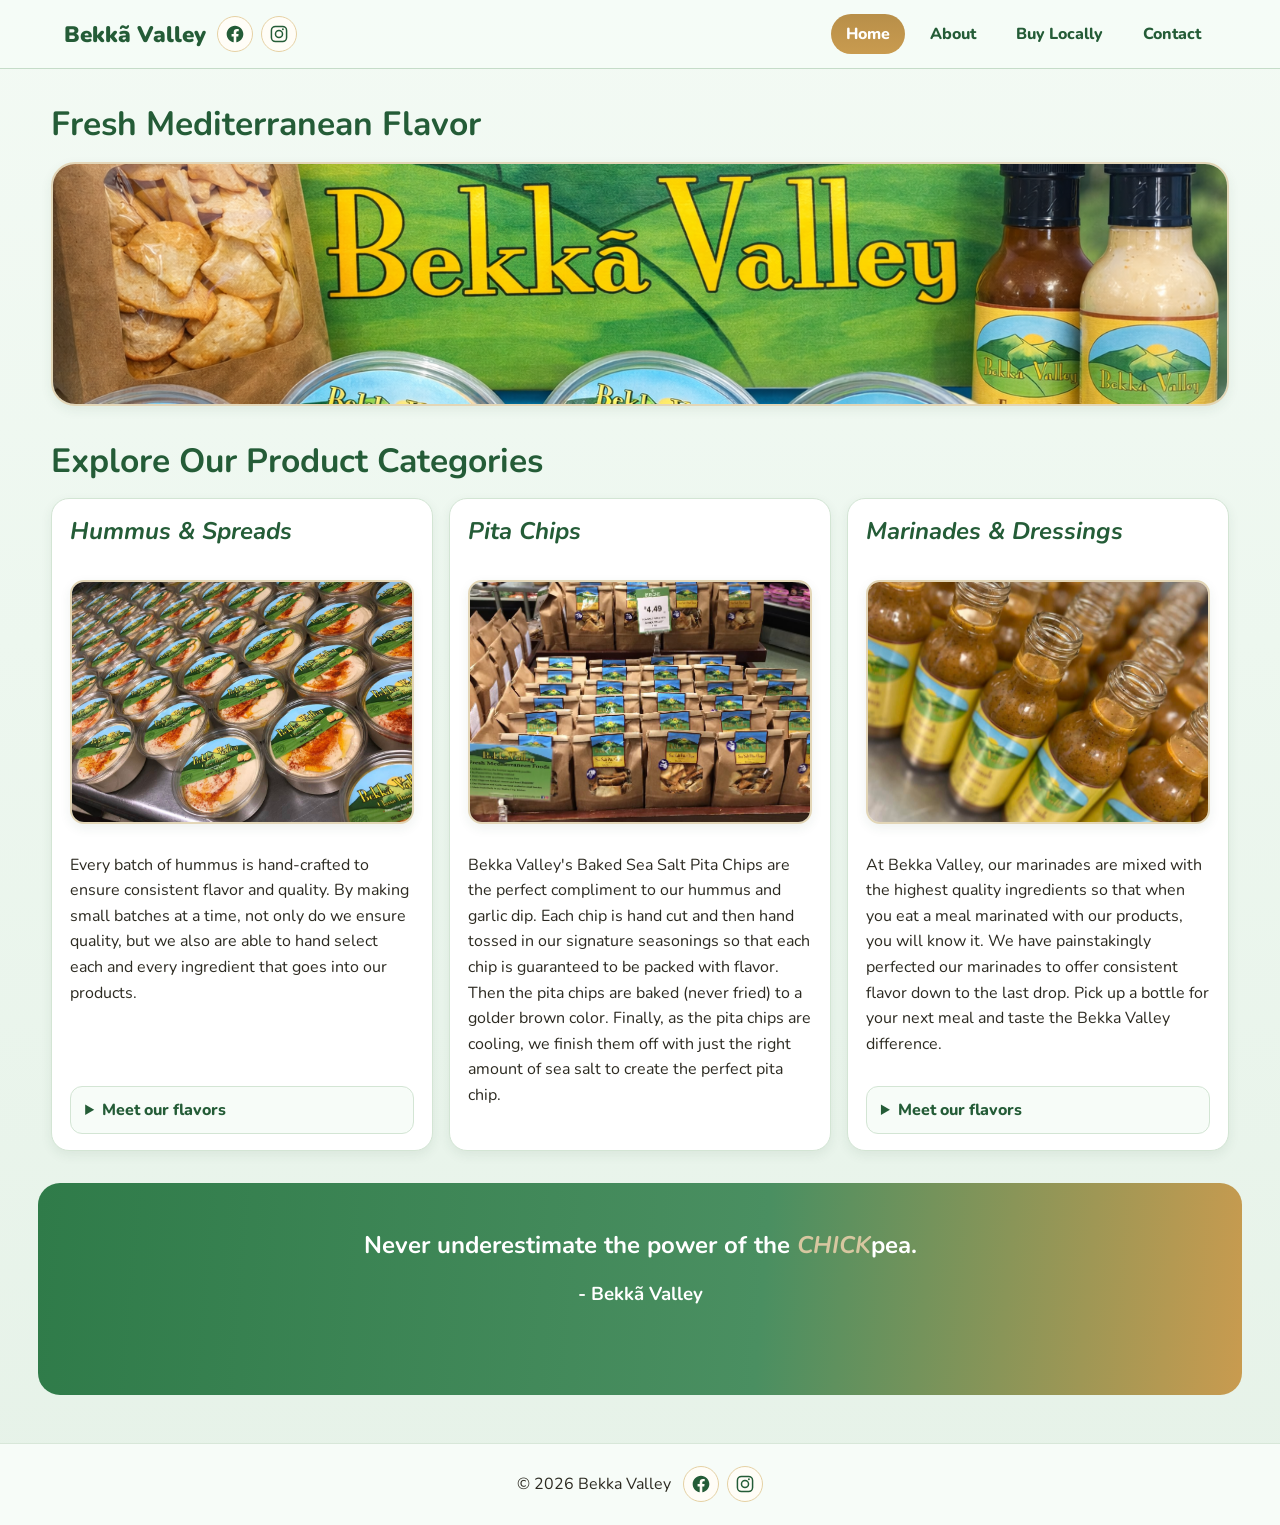
<file: Website V13/bekkavalley-codex-review-website-at-bekka-valley/index.html>
<!doctype html>
<html lang="en">
  <head>
    <meta charset="UTF-8" />
    <meta name="viewport" content="width=device-width, initial-scale=1.0" />
    <title>Bekkã Valley | Home</title>
    <link rel="preconnect" href="https://fonts.googleapis.com" />
    <link rel="preconnect" href="https://fonts.gstatic.com" crossorigin />
    <link href="https://fonts.googleapis.com/css2?family=Nunito:wght@400;700;800;900&display=swap" rel="stylesheet" />
    <link rel="stylesheet" href="styles.css" />
  </head>
  <body>
    <header class="site-header">
      <a class="logo" href="index.html">Bekkã Valley</a>
      <button class="menu-toggle" aria-label="Toggle navigation">☰</button>
      <nav>
        <a href="index.html" class="active">Home</a>
        <a href="about.html">About</a>
        <a href="products.html">Buy Locally</a>
        <a href="contact.html">Contact</a>
      </nav>
      <div class="social-links header-social" aria-label="Social media links">
        <a class="social-link" href="https://www.facebook.com/bekkavalley" target="_blank" rel="noopener noreferrer" aria-label="Follow Bekka Valley on Facebook">
          <svg viewBox="0 0 24 24" aria-hidden="true"><path d="M22 12.073C22 6.503 17.523 2 12 2S2 6.503 2 12.073c0 5.032 3.657 9.203 8.438 9.94v-7.03H7.898v-2.91h2.54V9.845c0-2.517 1.492-3.91 3.777-3.91 1.094 0 2.238.196 2.238.196v2.47h-1.26c-1.243 0-1.63.775-1.63 1.57v1.903h2.773l-.443 2.91h-2.33V22c4.78-.737 8.437-4.908 8.437-9.927z"/></svg>
        </a>
        <a class="social-link" href="https://www.instagram.com/bekkavalley/" target="_blank" rel="noopener noreferrer" aria-label="Follow Bekka Valley on Instagram">
          <svg viewBox="0 0 24 24" aria-hidden="true"><path d="M7.75 2h8.5A5.75 5.75 0 0 1 22 7.75v8.5A5.75 5.75 0 0 1 16.25 22h-8.5A5.75 5.75 0 0 1 2 16.25v-8.5A5.75 5.75 0 0 1 7.75 2zm0 1.8A3.95 3.95 0 0 0 3.8 7.75v8.5a3.95 3.95 0 0 0 3.95 3.95h8.5a3.95 3.95 0 0 0 3.95-3.95v-8.5a3.95 3.95 0 0 0-3.95-3.95h-8.5zm8.95 1.35a1.1 1.1 0 1 1 0 2.2 1.1 1.1 0 0 1 0-2.2zM12 6.86A5.14 5.14 0 1 1 6.86 12 5.15 5.15 0 0 1 12 6.86zm0 1.8A3.34 3.34 0 1 0 15.34 12 3.34 3.34 0 0 0 12 8.66z"/></svg>
        </a>
      </div>
    </header>

    <main>
      <section class="block homepage-hero-section">
        <h2 class="block-title">Fresh Mediterranean Flavor</h2>
        <div class="gallery-grid homepage-hero-grid">
          <figure class="gallery-item homepage-hero-item"><img class="homepage-hero-image" src="Shop images\ChatGPT Image Mar 14, 2026, 09_44_53 PM.png" alt="Team members preparing food together" loading="eager" />
          </figure>
        </section>

      <section class="block home-categories-section">
        <h2 class="block-title">Explore Our Product Categories</h2>
        <div class="grid three product-detail-grid">
          <article class="card product-detail-card">
            <h2><i>Hummus &amp; Spreads</i></h2>
            <figure class="gallery-item"><img src="Shop images\Ex_4.jpg" alt="People sharing snacks outdoors" loading="lazy" /></figure>
            <p>Every batch of hummus is hand-crafted to ensure consistent flavor and quality. By making small batches at a time, not only do we ensure quality, but we also are able to hand select each and every ingredient that goes into our products.</p>
            <details class="flavor-dropdown">
              <summary>Meet our flavors</summary>
              <div class="flavor-list">
                <details class="flavor-item">
                  <summary>
                    <img src="Shop images/IMG_8278.jpeg" alt="Classic Hummus product" loading="lazy" />
                    <span>Classic Hummus</span>
                  </summary>
                  <p><strong>Description:</strong> Bekka Valley offers a traditional Classic Hummus that is anything but traditional. We use nothing but high end ingredients that are chosen, not only for their constant freshness and dependability, but also for maximum flavor. Our hummus recipe has been carefully refined to offer an elegant flavor and smooth creamy texture that only a classy hummus can offer.</p>
                  <p><strong>Size:</strong> 12 oz. Tub</p>
                  <p><strong>Ingredients:</strong> Chick Peas, Water, Ground Sesame Seed, Lemon Juice, Canola Oil, Garlic, Salt, Extra Virgin Olive Oil, Paprika.</p>
                </details>
                <details class="flavor-item">
                  <summary>
                    <img src="Shop images/IMG_8278.jpeg" alt="Roasted Garlic Hummus product" loading="lazy" />
                    <span>Roasted Garlic Hummus</span>
                  </summary>
                  <p><strong>Description:</strong> Rich roasted garlic blended into creamy chickpeas for a savory, smooth hummus that pairs perfectly with vegetables, pita chips, and sandwiches.</p>
                  <p><strong>Size:</strong> 12 oz. Tub</p>
                  <p><strong>Ingredients:</strong> Chick Peas, Water, Ground Sesame Seed, Lemon Juice, Canola Oil, Roasted Garlic, Salt, Extra Virgin Olive Oil, Paprika.</p>
                </details>
                <details class="flavor-item">
                  <summary>
                    <img src="Shop images/IMG_8278.jpeg" alt="Roasted Red Pepper Hummus product" loading="lazy" />
                    <span>Roasted Red Pepper Hummus</span>
                  </summary>
                  <p><strong>Description:</strong> Sweet roasted red peppers bring bright flavor and color to our signature creamy hummus for a smooth, balanced finish.</p>
                  <p><strong>Size:</strong> 12 oz. Tub</p>
                  <p><strong>Ingredients:</strong> Chick Peas, Water, Ground Sesame Seed, Lemon Juice, Canola Oil, Roasted Red Pepper, Garlic, Salt, Extra Virgin Olive Oil.</p>
                </details>
                <details class="flavor-item">
                  <summary>
                    <img src="Shop images/IMG_8278.jpeg" alt="Spicy Jalapeño Hummus product" loading="lazy" />
                    <span>Spicy Jalapeño Hummus</span>
                  </summary>
                  <p><strong>Description:</strong> A creamy hummus with a lively jalapeño kick made for heat lovers who still want smooth texture and clean ingredients.</p>
                  <p><strong>Size:</strong> 12 oz. Tub</p>
                  <p><strong>Ingredients:</strong> Chick Peas, Water, Ground Sesame Seed, Lemon Juice, Canola Oil, Jalapeño Pepper, Garlic, Salt, Extra Virgin Olive Oil.</p>
                </details>
                <details class="flavor-item">
                  <summary>
                    <img src="Shop images/IMG_8278.jpeg" alt="Mediterranean Herb Hummus product" loading="lazy" />
                    <span>Mediterranean Herb Hummus</span>
                  </summary>
                  <p><strong>Description:</strong> Fragrant herbs and traditional Mediterranean notes folded into our signature hummus for a fresh and flavorful spread.</p>
                  <p><strong>Size:</strong> 12 oz. Tub</p>
                  <p><strong>Ingredients:</strong> Chick Peas, Water, Ground Sesame Seed, Lemon Juice, Canola Oil, Parsley, Dill, Garlic, Salt, Extra Virgin Olive Oil.</p>
                </details>
              </div>
            </details>
          </article>
          <article class="card product-detail-card">
            <h2><i>Pita Chips</i></h2>
            <figure class="gallery-item"><img src="Shop images\IG_screenshot_3.png" alt="Family style dinner with dips" loading="lazy" /></figure>
            <p>Bekka Valley's Baked Sea Salt Pita Chips are the perfect compliment to our hummus and garlic dip. Each chip is hand cut and then hand tossed in our signature seasonings so that each chip is guaranteed to be packed with flavor. Then the pita chips are baked (never fried) to a golder brown color. Finally, as the pita chips are cooling, we finish them off with just the right amount of sea salt to create the perfect pita chip.</p>
          </article>
          <article class="card product-detail-card">
            <h2><i>Marinades &amp; Dressings</i></h2>
            <figure class="gallery-item"><img src="Shop images\0000_491575088_1249153670548327_1525358927775345856_n.jpg" alt="Colorful fresh vegetables for dipping" loading="lazy" /></figure>
            <p>At Bekka Valley, our marinades are mixed with the highest quality ingredients so that when you eat a meal marinated with our products, you will know it. We have painstakingly perfected our marinades to offer consistent flavor down to the last drop. Pick up a bottle for your next meal and taste the Bekka Valley difference.</p>
            <details class="flavor-dropdown">
              <summary>Meet our flavors</summary>
              <div class="flavor-list">
                <details class="flavor-item">
                  <summary>
                    <img src="Shop images/IMG_8278.jpeg" alt="Garlic Lemon Dressing product" loading="lazy" />
                    <span>Garlic Lemon Dressing</span>
                  </summary>
                  <p><strong>Description:</strong> Bright lemon and mellow garlic blended into a smooth dressing that works as a marinade, finishing sauce, or salad staple.</p>
                  <p><strong>Size:</strong> 12 oz. Bottle</p>
                  <p><strong>Ingredients:</strong> Water, Lemon Juice, Canola Oil, Garlic, Vinegar, Salt, Black Pepper, Parsley.</p>
                </details>
                <details class="flavor-item">
                  <summary>
                    <img src="Shop images/IMG_8278.jpeg" alt="Fattoush Dressing product" loading="lazy" />
                    <span>Fattoush Dressing</span>
                  </summary>
                  <p><strong>Description:</strong> A tangy, herb-forward dressing inspired by classic fattoush flavors for crisp salads and grilled vegetables.</p>
                  <p><strong>Size:</strong> 12 oz. Bottle</p>
                  <p><strong>Ingredients:</strong> Water, Lemon Juice, Canola Oil, Vinegar, Sumac, Garlic, Salt, Mint, Parsley.</p>
                </details>
                <details class="flavor-item">
                  <summary>
                    <img src="Shop images/IMG_8278.jpeg" alt="Zaatar Herb Marinade product" loading="lazy" />
                    <span>Zaatar Herb Marinade</span>
                  </summary>
                  <p><strong>Description:</strong> Earthy zaatar herbs with citrus and garlic create a versatile marinade designed for chicken, vegetables, and fish.</p>
                  <p><strong>Size:</strong> 12 oz. Bottle</p>
                  <p><strong>Ingredients:</strong> Water, Canola Oil, Lemon Juice, Zaatar Blend, Garlic, Salt, Black Pepper, Vinegar.</p>
                </details>
                <details class="flavor-item">
                  <summary>
                    <img src="Shop images/IMG_8278.jpeg" alt="Creamy Tahini Dressing product" loading="lazy" />
                    <span>Creamy Tahini Dressing</span>
                  </summary>
                  <p><strong>Description:</strong> Creamy sesame tahini dressing with balanced lemon and garlic notes for wraps, grain bowls, and roasted vegetables.</p>
                  <p><strong>Size:</strong> 12 oz. Bottle</p>
                  <p><strong>Ingredients:</strong> Water, Ground Sesame Seed, Lemon Juice, Canola Oil, Garlic, Salt, Cumin.</p>
                </details>
              </div>
            </details>
          </article>
        </div>
      </section>

      <section class="band">
        <h2>Never underestimate the power of the<i style="color: #d7c7a0"> CHICK</i>pea.</h2>
        <h3>- Bekkã Valley</h3>
        <br>
        <br>
      </section>
    </main>

    <footer class="site-footer">
      <p>© <span id="year"></span> Bekka Valley</p>
      <div class="social-links footer-social" aria-label="Social media links">
        <a class="social-link" href="https://www.facebook.com/bekkavalley" target="_blank" rel="noopener noreferrer" aria-label="Follow Bekka Valley on Facebook">
          <svg viewBox="0 0 24 24" aria-hidden="true"><path d="M22 12.073C22 6.503 17.523 2 12 2S2 6.503 2 12.073c0 5.032 3.657 9.203 8.438 9.94v-7.03H7.898v-2.91h2.54V9.845c0-2.517 1.492-3.91 3.777-3.91 1.094 0 2.238.196 2.238.196v2.47h-1.26c-1.243 0-1.63.775-1.63 1.57v1.903h2.773l-.443 2.91h-2.33V22c4.78-.737 8.437-4.908 8.437-9.927z"/></svg>
        </a>
        <a class="social-link" href="https://www.instagram.com/bekkavalley/" target="_blank" rel="noopener noreferrer" aria-label="Follow Bekka Valley on Instagram">
          <svg viewBox="0 0 24 24" aria-hidden="true"><path d="M7.75 2h8.5A5.75 5.75 0 0 1 22 7.75v8.5A5.75 5.75 0 0 1 16.25 22h-8.5A5.75 5.75 0 0 1 2 16.25v-8.5A5.75 5.75 0 0 1 7.75 2zm0 1.8A3.95 3.95 0 0 0 3.8 7.75v8.5a3.95 3.95 0 0 0 3.95 3.95h8.5a3.95 3.95 0 0 0 3.95-3.95v-8.5a3.95 3.95 0 0 0-3.95-3.95h-8.5zm8.95 1.35a1.1 1.1 0 1 1 0 2.2 1.1 1.1 0 0 1 0-2.2zM12 6.86A5.14 5.14 0 1 1 6.86 12 5.15 5.15 0 0 1 12 6.86zm0 1.8A3.34 3.34 0 1 0 15.34 12 3.34 3.34 0 0 0 12 8.66z"/></svg>
        </a>
      </div>
    </footer>
    <script src="app.js"></script>
  </body>
</html>
</file>
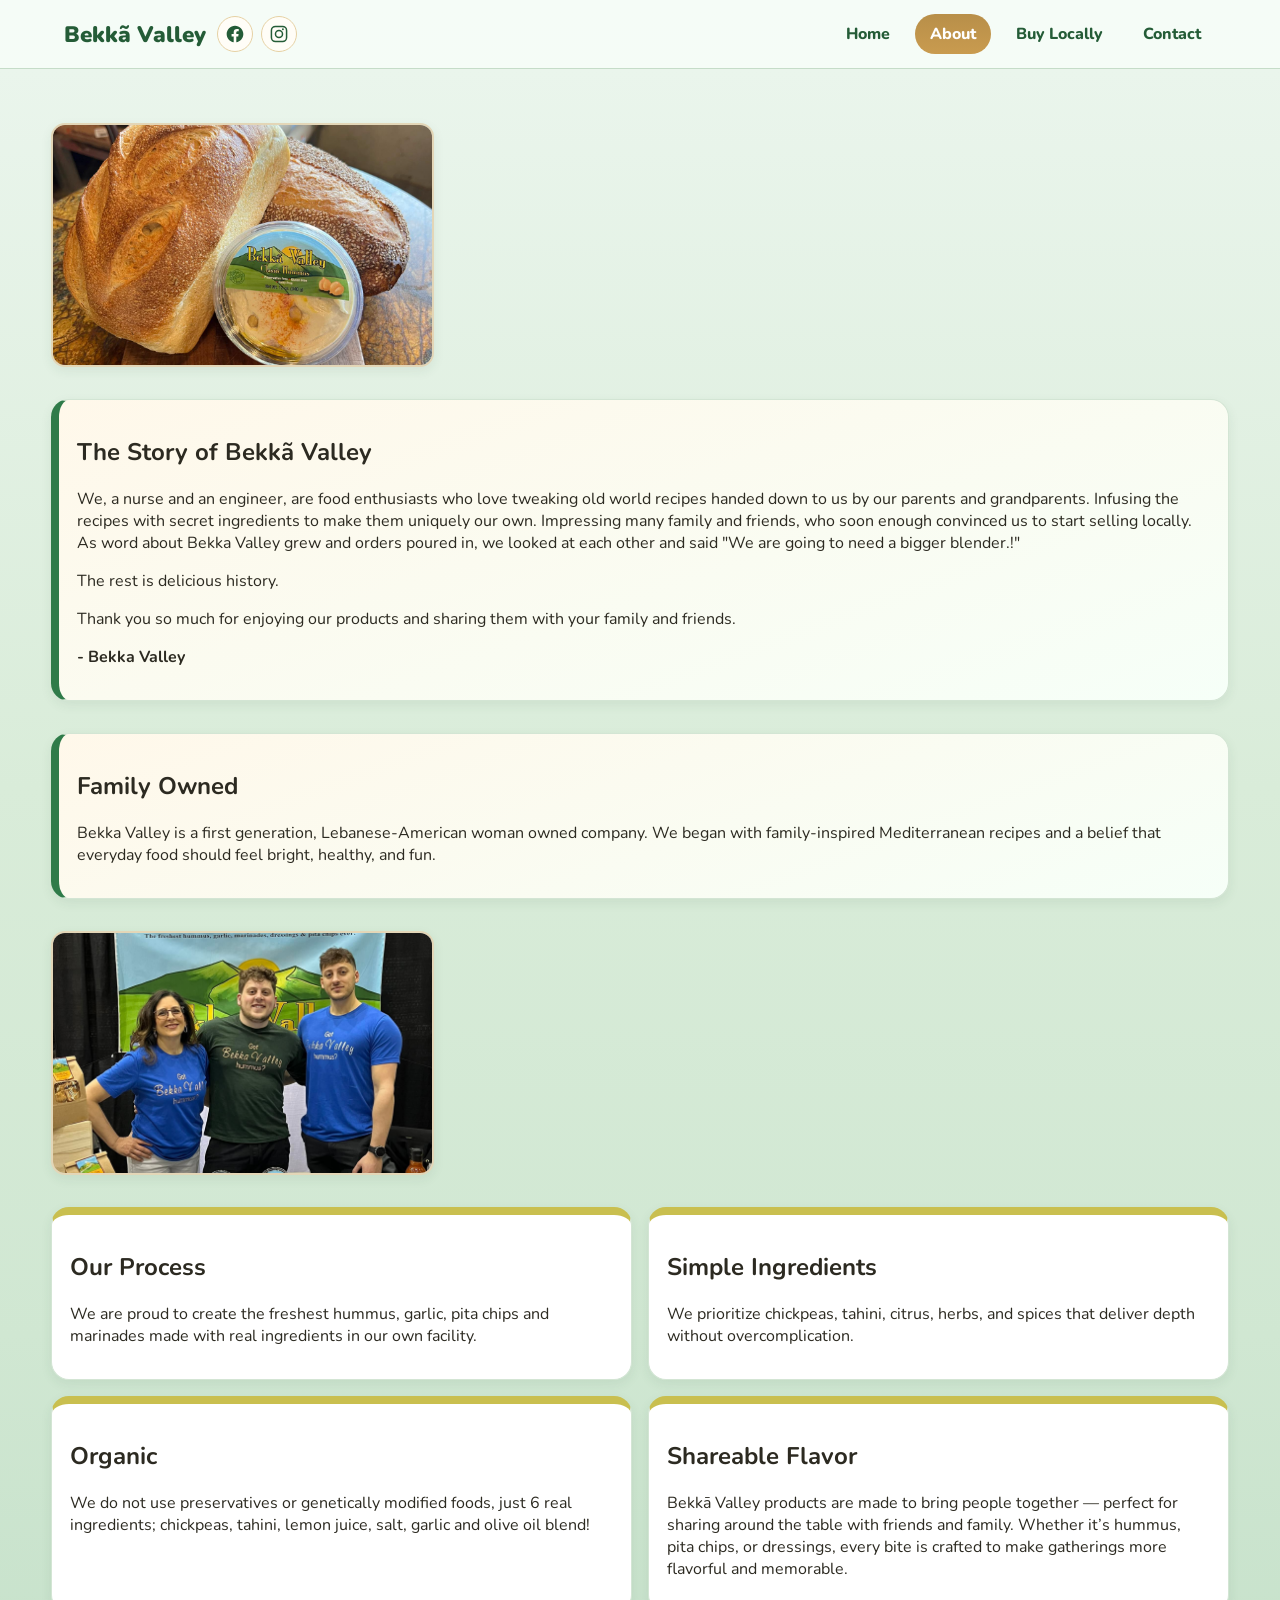
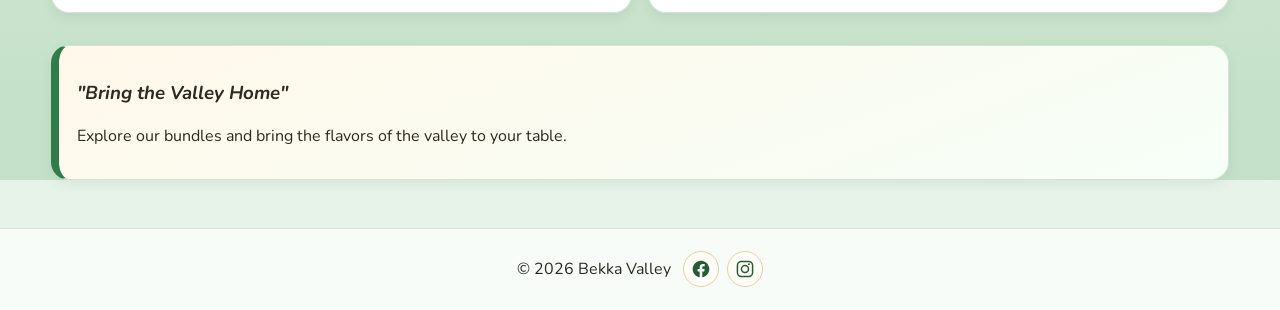
<file: Website V13/bekkavalley-codex-review-website-at-bekka-valley/about.html>
<!doctype html>
<html lang="en">
  <head>
    <meta charset="UTF-8" />
    <meta name="viewport" content="width=device-width, initial-scale=1.0" />
    <title>Bekka Valley | About</title>
    <link rel="preconnect" href="https://fonts.googleapis.com" />
    <link rel="preconnect" href="https://fonts.gstatic.com" crossorigin />
    <link href="https://fonts.googleapis.com/css2?family=Nunito:wght@400;700;800;900&display=swap" rel="stylesheet" />
    <link rel="stylesheet" href="styles.css" />
  </head>
  <body>
    <header class="site-header">
      <a class="logo" href="index.html">Bekkã Valley</a>
      <button class="menu-toggle" aria-label="Toggle navigation">☰</button>
      <nav>
        <a href="index.html">Home</a>
        <a href="about.html" class="active">About</a>
        <a href="products.html">Buy Locally</a>
        <a href="contact.html">Contact</a>
      </nav>
      <div class="social-links header-social" aria-label="Social media links">
        <a class="social-link" href="https://www.facebook.com/bekkavalley" target="_blank" rel="noopener noreferrer" aria-label="Follow Bekka Valley on Facebook">
          <svg viewBox="0 0 24 24" aria-hidden="true"><path d="M22 12.073C22 6.503 17.523 2 12 2S2 6.503 2 12.073c0 5.032 3.657 9.203 8.438 9.94v-7.03H7.898v-2.91h2.54V9.845c0-2.517 1.492-3.91 3.777-3.91 1.094 0 2.238.196 2.238.196v2.47h-1.26c-1.243 0-1.63.775-1.63 1.57v1.903h2.773l-.443 2.91h-2.33V22c4.78-.737 8.437-4.908 8.437-9.927z"/></svg>
        </a>
        <a class="social-link" href="https://www.instagram.com/bekkavalley/" target="_blank" rel="noopener noreferrer" aria-label="Follow Bekka Valley on Instagram">
          <svg viewBox="0 0 24 24" aria-hidden="true"><path d="M7.75 2h8.5A5.75 5.75 0 0 1 22 7.75v8.5A5.75 5.75 0 0 1 16.25 22h-8.5A5.75 5.75 0 0 1 2 16.25v-8.5A5.75 5.75 0 0 1 7.75 2zm0 1.8A3.95 3.95 0 0 0 3.8 7.75v8.5a3.95 3.95 0 0 0 3.95 3.95h8.5a3.95 3.95 0 0 0 3.95-3.95v-8.5a3.95 3.95 0 0 0-3.95-3.95h-8.5zm8.95 1.35a1.1 1.1 0 1 1 0 2.2 1.1 1.1 0 0 1 0-2.2zM12 6.86A5.14 5.14 0 1 1 6.86 12 5.15 5.15 0 0 1 12 6.86zm0 1.8A3.34 3.34 0 1 0 15.34 12 3.34 3.34 0 0 0 12 8.66z"/></svg>
        </a>
      </div>
    </header>

    <main class="about-page">
      <br>

      <section class="block">
        <h2 class="block-title"></h2>
        <div class="gallery-grid">
          <figure class="gallery-item"><img src="Shop images\IG_screenshot_1.png" alt="Team members preparing food together" loading="lazy" /></figure>
        </div>
      </section>

      <section class="block">
        <article class="card about-story-card">
          <h2>The Story of Bekkã Valley</h2>
          <p>We, a nurse and an engineer, are food enthusiasts who love tweaking old world recipes handed down to us by our parents and grandparents. Infusing the recipes with secret ingredients to make them uniquely our own. Impressing many family and friends, who soon enough convinced us to start selling locally. As word about Bekka Valley grew and orders poured in, we looked at each other and said "We are going to need a bigger blender.!"</p>
          <p>The rest is delicious history.</p>
          <p>Thank you so much for enjoying our products and sharing them with your family and friends.</p>
          <p><strong>- Bekka Valley</strong></p>
        </article>
      </section>

      <section class="block">
        <article class="card about-story-card">
          <p class="eyebrow"></p>
          <h2>Family Owned</h2>
          <p>Bekka Valley is a first generation, Lebanese-American woman owned company. We began with family-inspired Mediterranean recipes and a belief that everyday food should feel bright, healthy, and fun.</p>
        </article>
      </section>

            <section class="block">
        <h2 class="block-title"></h2>
        <div class="gallery-grid">
          <figure class="gallery-item"><img src="Shop images\team.jpg" alt="Team members preparing food together" loading="lazy" /></figure>
        </div>
      </section>

      <section class="block">
        <div class="grid two">
          <article class="card about-highlight-card"><h2>Our Process</h2><p>We are proud to create the freshest hummus, garlic, pita chips and marinades made with real ingredients in our own facility.</p></article>
          <article class="card about-highlight-card"><h2>Simple Ingredients</h2><p>We prioritize chickpeas, tahini, citrus, herbs, and spices that deliver depth without overcomplication.</p></article>
          <article class="card about-highlight-card"><h2>Organic</h2><p>We do not use preservatives or genetically modified foods, just 6 real ingredients; chickpeas, tahini, lemon juice, salt, garlic and olive oil blend!</p></article>
          <article class="card about-highlight-card"><h2>Shareable Flavor</h2><p>Bekkā Valley products are made to bring people together — perfect for sharing around the table with friends and family. Whether it’s hummus, pita chips, or dressings, every bite is crafted to make gatherings more flavorful and memorable.</p></article>
        </div>
      </section>

      <section class="block">
        <article class="card about-story-card">
          <p class="eyebrow"></p>
          <h3><i>"Bring the Valley Home"</i></h3>
          <p>Explore our bundles and bring the flavors of the valley to your table.</p>
        </article>
      </section>
    </main>



    <footer class="site-footer">
      <p>© <span id="year"></span> Bekka Valley</p>
      <div class="social-links footer-social" aria-label="Social media links">
        <a class="social-link" href="https://www.facebook.com/bekkavalley" target="_blank" rel="noopener noreferrer" aria-label="Follow Bekka Valley on Facebook">
          <svg viewBox="0 0 24 24" aria-hidden="true"><path d="M22 12.073C22 6.503 17.523 2 12 2S2 6.503 2 12.073c0 5.032 3.657 9.203 8.438 9.94v-7.03H7.898v-2.91h2.54V9.845c0-2.517 1.492-3.91 3.777-3.91 1.094 0 2.238.196 2.238.196v2.47h-1.26c-1.243 0-1.63.775-1.63 1.57v1.903h2.773l-.443 2.91h-2.33V22c4.78-.737 8.437-4.908 8.437-9.927z"/></svg>
        </a>
        <a class="social-link" href="https://www.instagram.com/bekkavalley/" target="_blank" rel="noopener noreferrer" aria-label="Follow Bekka Valley on Instagram">
          <svg viewBox="0 0 24 24" aria-hidden="true"><path d="M7.75 2h8.5A5.75 5.75 0 0 1 22 7.75v8.5A5.75 5.75 0 0 1 16.25 22h-8.5A5.75 5.75 0 0 1 2 16.25v-8.5A5.75 5.75 0 0 1 7.75 2zm0 1.8A3.95 3.95 0 0 0 3.8 7.75v8.5a3.95 3.95 0 0 0 3.95 3.95h8.5a3.95 3.95 0 0 0 3.95-3.95v-8.5a3.95 3.95 0 0 0-3.95-3.95h-8.5zm8.95 1.35a1.1 1.1 0 1 1 0 2.2 1.1 1.1 0 0 1 0-2.2zM12 6.86A5.14 5.14 0 1 1 6.86 12 5.15 5.15 0 0 1 12 6.86zm0 1.8A3.34 3.34 0 1 0 15.34 12 3.34 3.34 0 0 0 12 8.66z"/></svg>
        </a>
      </div>
    </footer>
    <script src="app.js"></script>
  </body>
</html>
</file>
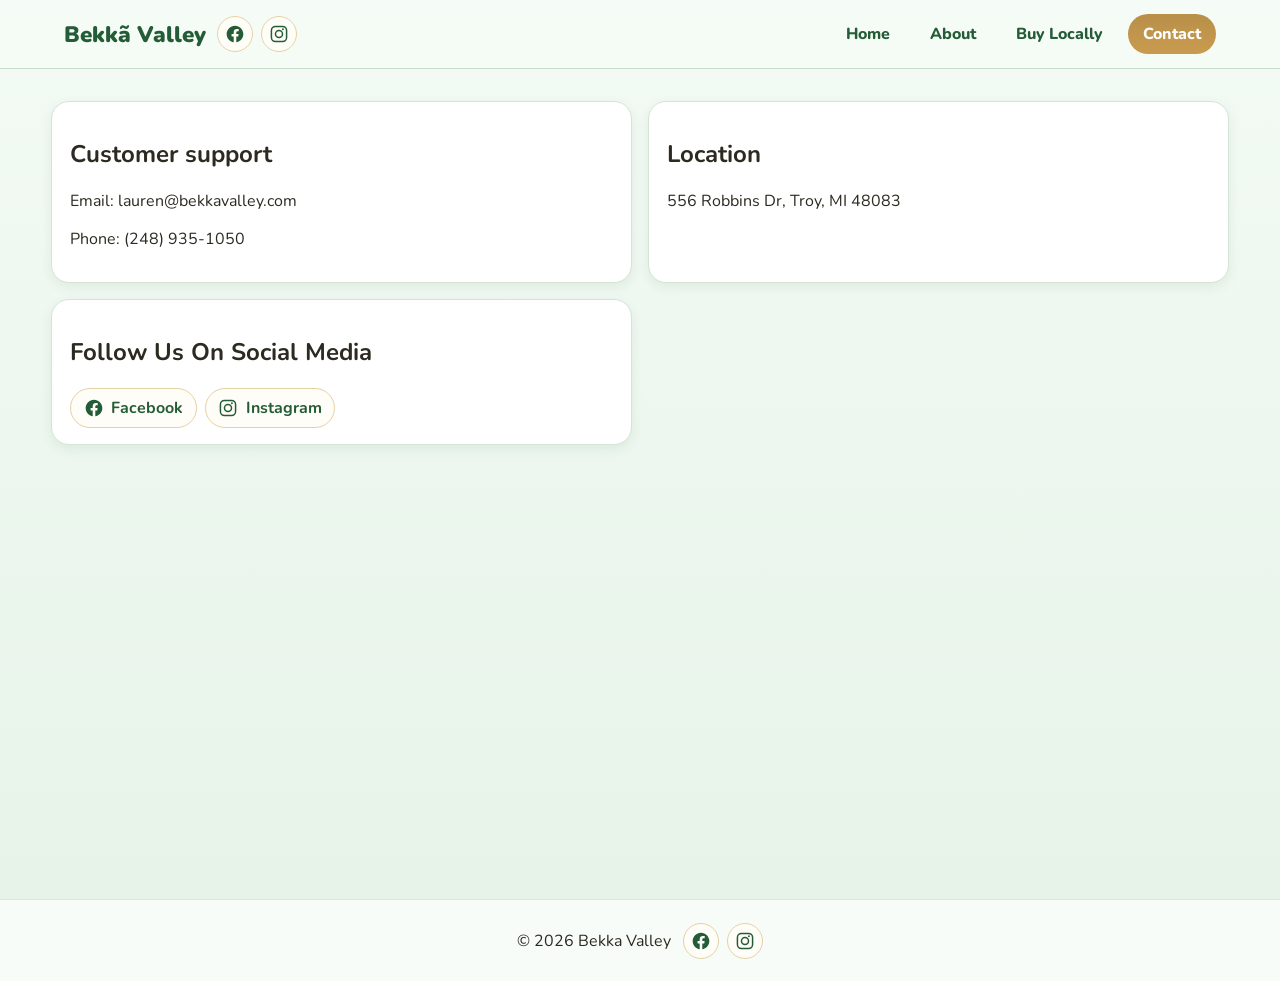
<file: Website V13/bekkavalley-codex-review-website-at-bekka-valley/contact.html>
<!doctype html>
<html lang="en">
  <head>
    <meta charset="UTF-8" />
    <meta name="viewport" content="width=device-width, initial-scale=1.0" />
    <title>Bekkã Valley | Contact</title>
    <link rel="preconnect" href="https://fonts.googleapis.com" />
    <link rel="preconnect" href="https://fonts.gstatic.com" crossorigin />
    <link href="https://fonts.googleapis.com/css2?family=Nunito:wght@400;700;800;900&display=swap" rel="stylesheet" />
    <link rel="stylesheet" href="styles.css" />
  </head>
  <body>
    <header class="site-header">
      <a class="logo" href="index.html">Bekkã Valley</a>
      <button class="menu-toggle" aria-label="Toggle navigation">☰</button>
      <nav>
        <a href="index.html">Home</a>
        <a href="about.html">About</a>
        <a href="products.html">Buy Locally</a>
        <a href="contact.html" class="active">Contact</a>
      </nav>
      <div class="social-links header-social" aria-label="Social media links">
        <a class="social-link" href="https://www.facebook.com/bekkavalley" target="_blank" rel="noopener noreferrer" aria-label="Follow Bekka Valley on Facebook">
          <svg viewBox="0 0 24 24" aria-hidden="true"><path d="M22 12.073C22 6.503 17.523 2 12 2S2 6.503 2 12.073c0 5.032 3.657 9.203 8.438 9.94v-7.03H7.898v-2.91h2.54V9.845c0-2.517 1.492-3.91 3.777-3.91 1.094 0 2.238.196 2.238.196v2.47h-1.26c-1.243 0-1.63.775-1.63 1.57v1.903h2.773l-.443 2.91h-2.33V22c4.78-.737 8.437-4.908 8.437-9.927z"/></svg>
        </a>
        <a class="social-link" href="https://www.instagram.com/bekkavalley/" target="_blank" rel="noopener noreferrer" aria-label="Follow Bekka Valley on Instagram">
          <svg viewBox="0 0 24 24" aria-hidden="true"><path d="M7.75 2h8.5A5.75 5.75 0 0 1 22 7.75v8.5A5.75 5.75 0 0 1 16.25 22h-8.5A5.75 5.75 0 0 1 2 16.25v-8.5A5.75 5.75 0 0 1 7.75 2zm0 1.8A3.95 3.95 0 0 0 3.8 7.75v8.5a3.95 3.95 0 0 0 3.95 3.95h8.5a3.95 3.95 0 0 0 3.95-3.95v-8.5a3.95 3.95 0 0 0-3.95-3.95h-8.5zm8.95 1.35a1.1 1.1 0 1 1 0 2.2 1.1 1.1 0 0 1 0-2.2zM12 6.86A5.14 5.14 0 1 1 6.86 12 5.15 5.15 0 0 1 12 6.86zm0 1.8A3.34 3.34 0 1 0 15.34 12 3.34 3.34 0 0 0 12 8.66z"/></svg>
        </a>
      </div>
    </header>

    <main>
      <section class="block">
        <div class="grid two">
          <article class="card">
            <h2>Customer support</h2>
            <p>Email: lauren@bekkavalley.com</p>
            <p>Phone: (248) 935-1050</p>
          </article>
          <article class="card">
            <h2>Location</h2>
            <p>556 Robbins Dr, Troy, MI 48083</p>
          </article>
          <article class="card">
            <h2>Follow Us On Social Media</h2>
            <div class="social-links contact-social" aria-label="Social media links">
              <a class="social-link" href="https://www.facebook.com/bekkavalley" target="_blank" rel="noopener noreferrer" aria-label="Follow Bekka Valley on Facebook">
                <svg viewBox="0 0 24 24" aria-hidden="true"><path d="M22 12.073C22 6.503 17.523 2 12 2S2 6.503 2 12.073c0 5.032 3.657 9.203 8.438 9.94v-7.03H7.898v-2.91h2.54V9.845c0-2.517 1.492-3.91 3.777-3.91 1.094 0 2.238.196 2.238.196v2.47h-1.26c-1.243 0-1.63.775-1.63 1.57v1.903h2.773l-.443 2.91h-2.33V22c4.78-.737 8.437-4.908 8.437-9.927z"/></svg>
                <span>Facebook</span>
              </a>
              <a class="social-link" href="https://www.instagram.com/bekkavalley/" target="_blank" rel="noopener noreferrer" aria-label="Follow Bekka Valley on Instagram">
                <svg viewBox="0 0 24 24" aria-hidden="true"><path d="M7.75 2h8.5A5.75 5.75 0 0 1 22 7.75v8.5A5.75 5.75 0 0 1 16.25 22h-8.5A5.75 5.75 0 0 1 2 16.25v-8.5A5.75 5.75 0 0 1 7.75 2zm0 1.8A3.95 3.95 0 0 0 3.8 7.75v8.5a3.95 3.95 0 0 0 3.95 3.95h8.5a3.95 3.95 0 0 0 3.95-3.95v-8.5a3.95 3.95 0 0 0-3.95-3.95h-8.5zm8.95 1.35a1.1 1.1 0 1 1 0 2.2 1.1 1.1 0 0 1 0-2.2zM12 6.86A5.14 5.14 0 1 1 6.86 12 5.15 5.15 0 0 1 12 6.86zm0 1.8A3.34 3.34 0 1 0 15.34 12 3.34 3.34 0 0 0 12 8.66z"/></svg>
                <span>Instagram</span>
              </a>
            </div>
          </article>
        </div>
      </section>
    </main>

    <footer class="site-footer">
      <p>© <span id="year"></span> Bekka Valley</p>
      <div class="social-links footer-social" aria-label="Social media links">
        <a class="social-link" href="https://www.facebook.com/bekkavalley" target="_blank" rel="noopener noreferrer" aria-label="Follow Bekka Valley on Facebook">
          <svg viewBox="0 0 24 24" aria-hidden="true"><path d="M22 12.073C22 6.503 17.523 2 12 2S2 6.503 2 12.073c0 5.032 3.657 9.203 8.438 9.94v-7.03H7.898v-2.91h2.54V9.845c0-2.517 1.492-3.91 3.777-3.91 1.094 0 2.238.196 2.238.196v2.47h-1.26c-1.243 0-1.63.775-1.63 1.57v1.903h2.773l-.443 2.91h-2.33V22c4.78-.737 8.437-4.908 8.437-9.927z"/></svg>
        </a>
        <a class="social-link" href="https://www.instagram.com/bekkavalley/" target="_blank" rel="noopener noreferrer" aria-label="Follow Bekka Valley on Instagram">
          <svg viewBox="0 0 24 24" aria-hidden="true"><path d="M7.75 2h8.5A5.75 5.75 0 0 1 22 7.75v8.5A5.75 5.75 0 0 1 16.25 22h-8.5A5.75 5.75 0 0 1 2 16.25v-8.5A5.75 5.75 0 0 1 7.75 2zm0 1.8A3.95 3.95 0 0 0 3.8 7.75v8.5a3.95 3.95 0 0 0 3.95 3.95h8.5a3.95 3.95 0 0 0 3.95-3.95v-8.5a3.95 3.95 0 0 0-3.95-3.95h-8.5zm8.95 1.35a1.1 1.1 0 1 1 0 2.2 1.1 1.1 0 0 1 0-2.2zM12 6.86A5.14 5.14 0 1 1 6.86 12 5.15 5.15 0 0 1 12 6.86zm0 1.8A3.34 3.34 0 1 0 15.34 12 3.34 3.34 0 0 0 12 8.66z"/></svg>
        </a>
      </div>
    </footer>
    <script src="app.js"></script>
  </body>
</html>
</file>
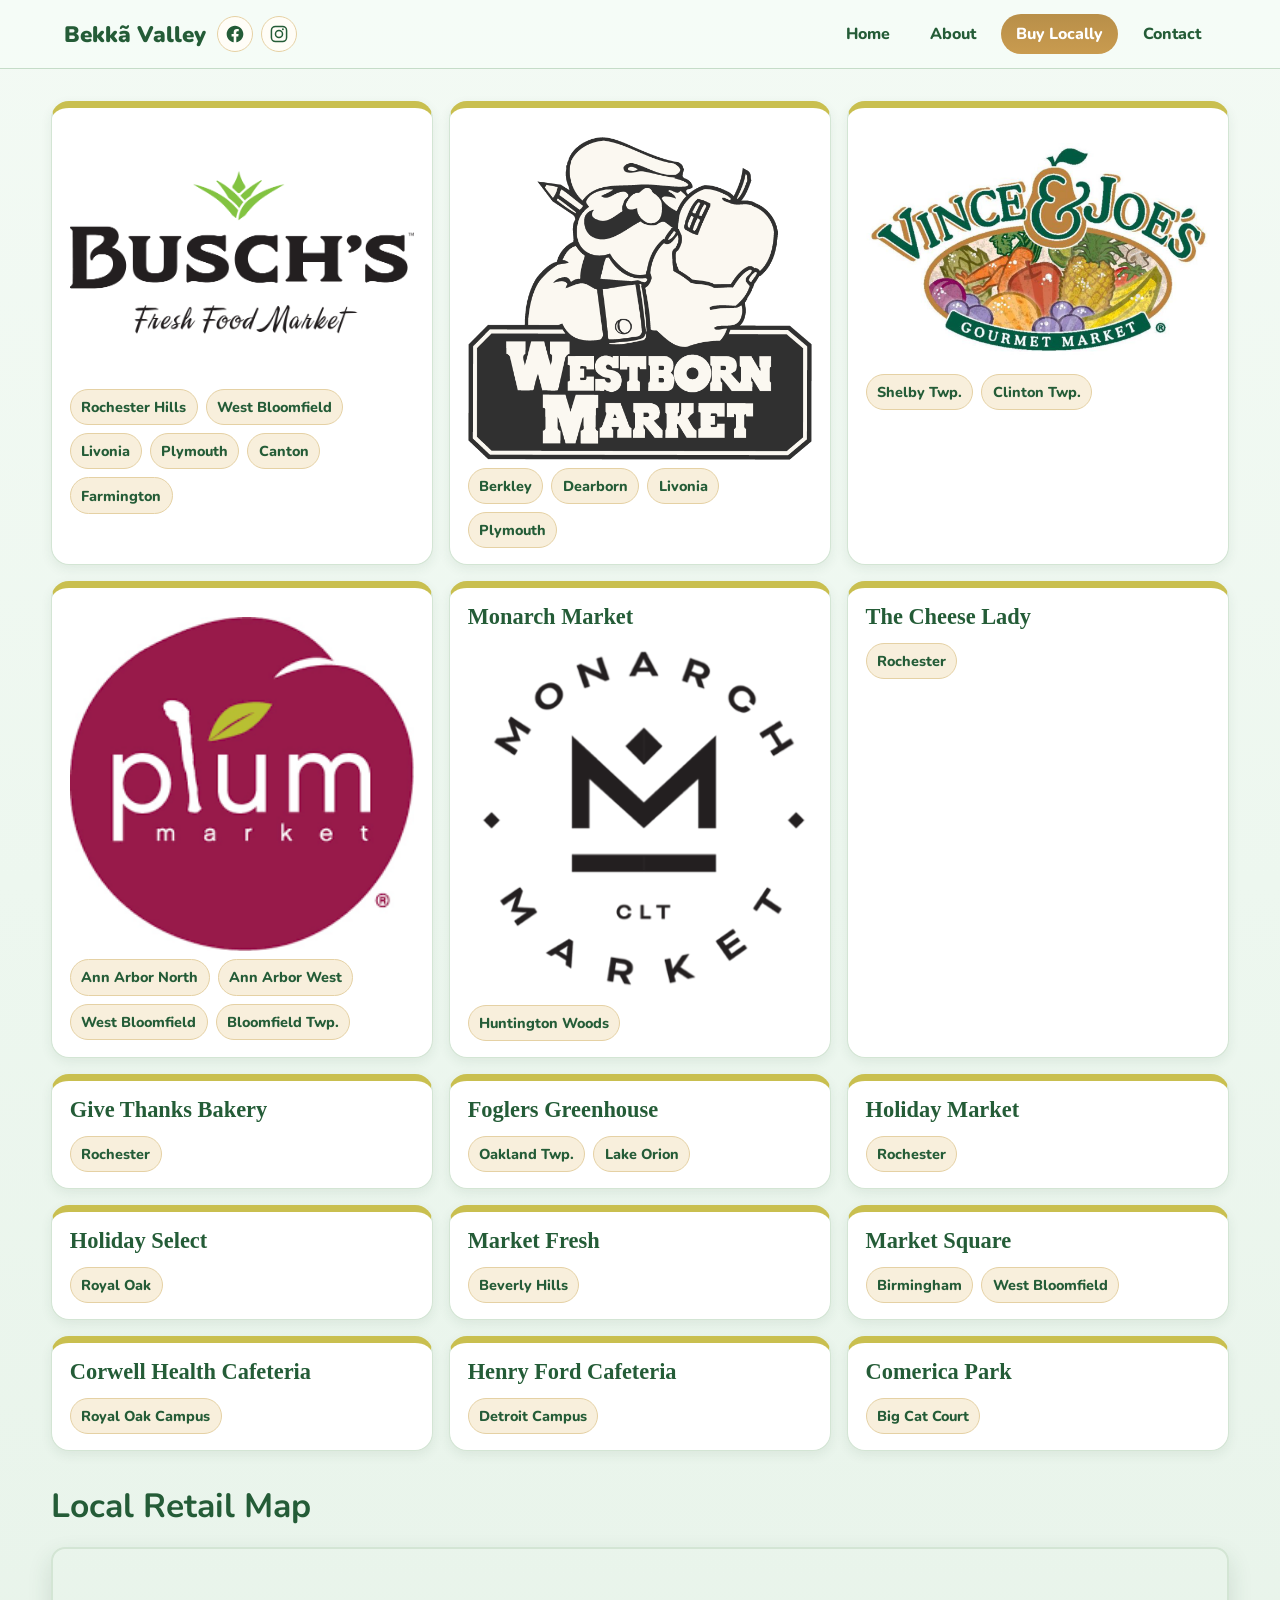
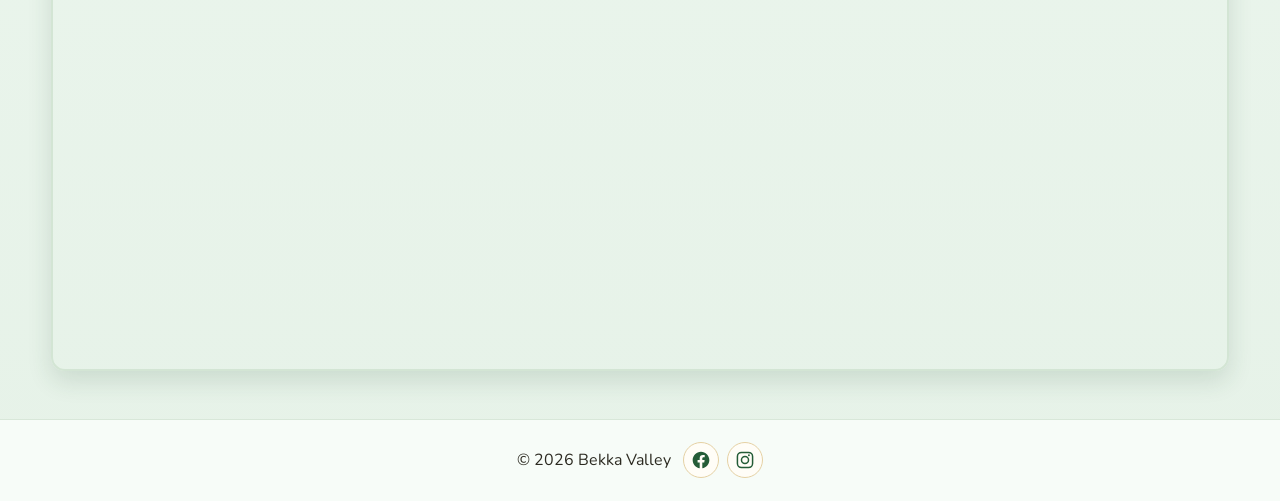
<file: Website V13/bekkavalley-codex-review-website-at-bekka-valley/products.html>
<!doctype html>
<html lang="en">
  <head>
    <meta charset="UTF-8" />
    <meta name="viewport" content="width=device-width, initial-scale=1.0" />
    <title>Bekka Valley | Buy Locally</title>
    <link rel="preconnect" href="https://fonts.googleapis.com" />
    <link rel="preconnect" href="https://fonts.gstatic.com" crossorigin />
    <link href="https://fonts.googleapis.com/css2?family=Nunito:wght@400;700;800;900&display=swap" rel="stylesheet" />
    <link rel="stylesheet" href="styles.css" />
  </head>
  <body>
    <header class="site-header">
      <a class="logo" href="index.html">Bekkã Valley</a>
      <button class="menu-toggle" aria-label="Toggle navigation">☰</button>
      <nav>
        <a href="index.html">Home</a>
        <a href="about.html">About</a>
        <a href="products.html" class="active">Buy Locally</a>
        <a href="contact.html">Contact</a>
      </nav>
      <div class="social-links header-social" aria-label="Social media links">
        <a class="social-link" href="https://www.facebook.com/bekkavalley" target="_blank" rel="noopener noreferrer" aria-label="Follow Bekka Valley on Facebook">
          <svg viewBox="0 0 24 24" aria-hidden="true"><path d="M22 12.073C22 6.503 17.523 2 12 2S2 6.503 2 12.073c0 5.032 3.657 9.203 8.438 9.94v-7.03H7.898v-2.91h2.54V9.845c0-2.517 1.492-3.91 3.777-3.91 1.094 0 2.238.196 2.238.196v2.47h-1.26c-1.243 0-1.63.775-1.63 1.57v1.903h2.773l-.443 2.91h-2.33V22c4.78-.737 8.437-4.908 8.437-9.927z"/></svg>
        </a>
        <a class="social-link" href="https://www.instagram.com/bekkavalley/" target="_blank" rel="noopener noreferrer" aria-label="Follow Bekka Valley on Instagram">
          <svg viewBox="0 0 24 24" aria-hidden="true"><path d="M7.75 2h8.5A5.75 5.75 0 0 1 22 7.75v8.5A5.75 5.75 0 0 1 16.25 22h-8.5A5.75 5.75 0 0 1 2 16.25v-8.5A5.75 5.75 0 0 1 7.75 2zm0 1.8A3.95 3.95 0 0 0 3.8 7.75v8.5a3.95 3.95 0 0 0 3.95 3.95h8.5a3.95 3.95 0 0 0 3.95-3.95v-8.5a3.95 3.95 0 0 0-3.95-3.95h-8.5zm8.95 1.35a1.1 1.1 0 1 1 0 2.2 1.1 1.1 0 0 1 0-2.2zM12 6.86A5.14 5.14 0 1 1 6.86 12 5.15 5.15 0 0 1 12 6.86zm0 1.8A3.34 3.34 0 1 0 15.34 12 3.34 3.34 0 0 0 12 8.66z"/></svg>
        </a>
      </div>
    </header>

    <main>

      <section class="block buy-local-layout">
        <article class="card retailer-container">
          <h3></h3>
          <div class="location-links">
            <img src="Shop images\Logo_Header_Desktop.png">
            <a href="https://www.google.com/maps/search/?api=1&query=Buschs+Rochester+Hills+MI" target="_blank" rel="noopener noreferrer">Rochester Hills</a>
            <a href="https://www.google.com/maps/search/?api=1&query=Buschs+West+Bloomfield+MI" target="_blank" rel="noopener noreferrer">West Bloomfield</a>
            <a href="https://www.google.com/maps/search/?api=1&query=Buschs+Livonia+MI" target="_blank" rel="noopener noreferrer">Livonia</a>
            <a href="https://www.google.com/maps/search/?api=1&query=Buschs+Plymouth+MI" target="_blank" rel="noopener noreferrer">Plymouth</a>
            <a href="https://www.google.com/maps/search/?api=1&query=Buschs+Canton+MI" target="_blank" rel="noopener noreferrer">Canton</a>
            <a href="https://www.google.com/maps/search/?api=1&query=Buschs+Farmington+MI" target="_blank" rel="noopener noreferrer">Farmington</a>
          </div>
        </article>

        <article class="card retailer-container">
          <h3></h3>
          <div class="location-links">
            <img src="Shop images\WB-Logo-1.png">
            <a href="https://www.google.com/maps/search/?api=1&query=Westborn+Market+Berkley+MI" target="_blank" rel="noopener noreferrer">Berkley</a>
            <a href="https://www.google.com/maps/search/?api=1&query=Westborn+Market+Dearborn+MI" target="_blank" rel="noopener noreferrer">Dearborn</a>
            <a href="https://www.google.com/maps/search/?api=1&query=Westborn+Market+Livonia+MI" target="_blank" rel="noopener noreferrer">Livonia</a>
            <a href="https://www.google.com/maps/search/?api=1&query=Westborn+Market+Plymouth+MI" target="_blank" rel="noopener noreferrer">Plymouth</a>
          </div>
        </article>

        <article class="card retailer-container">
          <h3></h3>
          <div class="location-links">
            <img src="Shop images\Vandjoes.png">
            <a href="https://www.google.com/maps/search/?api=1&query=Vince+and+Joes+Shelby+Township+MI" target="_blank" rel="noopener noreferrer">Shelby Twp.</a>
            <a href="https://www.google.com/maps/search/?api=1&query=Vince+and+Joes+Clinton+Township+MI" target="_blank" rel="noopener noreferrer">Clinton Twp.</a>
          </div>
        </article>

                <article class="card retailer-container">
          <h3></h3>
          <div class="location-links">
            <img src="Shop images\plum markets.png">
            <a href="https://www.google.com/maps/search/?api=1&query=Plum+Market+Ann+Arbor+North+MI" target="_blank" rel="noopener noreferrer">Ann Arbor North</a>
            <a href="https://www.google.com/maps/search/?api=1&query=Plum+Market+Ann+Arbor+West+MI" target="_blank" rel="noopener noreferrer">Ann Arbor West</a>
            <a href="https://www.google.com/maps/search/?api=1&query=Plum+Market+West+Bloomfield+MI" target="_blank" rel="noopener noreferrer">West Bloomfield</a>
            <a href="https://www.google.com/maps/search/?api=1&query=Plum+Market+Bloomfield+Township+MI" target="_blank" rel="noopener noreferrer">Bloomfield Twp.</a>
          </div>
        </article>

          <article class="card retailer-container">
          <h3>Monarch Market</h3>
          <div class="location-links">
            <img src="Shop images\mm2.png">
            <a href="https://www.google.com/maps/search/?api=1&query=Monarch+Market+Huntington+Woods+MI" target="_blank" rel="noopener noreferrer">Huntington Woods</a>
          </div>
        </article>

        <article class="card retailer-container">
          <h3>The Cheese Lady</h3>
          <div class="location-links">
            <a href="https://www.google.com/maps/search/?api=1&query=The+Cheese+Lady+Rochester+MI" target="_blank" rel="noopener noreferrer">Rochester</a>
          </div>
        </article>

        <article class="card retailer-container">
          <h3>Give Thanks Bakery</h3>
          <div class="location-links">
            <a href="https://www.google.com/maps/search/?api=1&query=Give+Thanks+Bakery+Rochester+MI" target="_blank" rel="noopener noreferrer">Rochester</a>
          </div>
        </article>

        <article class="card retailer-container">
          <h3>Foglers Greenhouse</h3>
          <div class="location-links">
            <a href="https://www.google.com/maps/search/?api=1&query=Foglers+Greenhouse+Oakland+Township+MI" target="_blank" rel="noopener noreferrer">Oakland Twp.</a>
            <a href="https://www.google.com/maps/search/?api=1&query=Foglers+Greenhouse+Lake+Orion+MI" target="_blank" rel="noopener noreferrer">Lake Orion</a>
          </div>
        </article>

        <article class="card retailer-container">
          <h3>Holiday Market</h3>
          <div class="location-links">
            <a href="https://www.google.com/maps/search/?api=1&query=Holiday+Market+Rochester+MI" target="_blank" rel="noopener noreferrer">Rochester</a>
          </div>
        </article>

        <article class="card retailer-container">
          <h3>Holiday Select</h3>
          <div class="location-links">
            <a href="https://www.google.com/maps/search/?api=1&query=Holiday+Select+Royal+Oak+MI" target="_blank" rel="noopener noreferrer">Royal Oak</a>
          </div>
        </article>

        <article class="card retailer-container">
          <h3>Market Fresh</h3>
          <div class="location-links">
            <a href="https://www.google.com/maps/search/?api=1&query=Market+Fresh+Beverly+Hills+MI" target="_blank" rel="noopener noreferrer">Beverly Hills</a>
          </div>
        </article>

        <article class="card retailer-container">
          <h3>Market Square</h3>
          <div class="location-links">
            <a href="https://www.google.com/maps/search/?api=1&query=Market+Square+Birmingham+MI" target="_blank" rel="noopener noreferrer">Birmingham</a>
            <a href="https://www.google.com/maps/search/?api=1&query=Market+Square+West+Bloomfield+MI" target="_blank" rel="noopener noreferrer">West Bloomfield</a>
          </div>
        </article>

        <article class="card retailer-container">
          <h3>Corwell Health Cafeteria</h3>
          <div class="location-links">
            <a href="https://www.google.com/maps/search/?api=1&query=Corewell+Health+Royal+Oak+MI" target="_blank" rel="noopener noreferrer">Royal Oak Campus</a>
          </div>
        </article>

        <article class="card retailer-container">
          <h3>Henry Ford Cafeteria</h3>
          <div class="location-links">
            <a href="https://www.google.com/maps/search/?api=1&query=Henry+Ford+Hospital+Detroit+MI" target="_blank" rel="noopener noreferrer">Detroit Campus</a>
          </div>
        </article>

        <article class="card retailer-container">
          <h3>Comerica Park</h3>
          <div class="location-links">
            <a href="https://www.google.com/maps/search/?api=1&query=Comerica+Park+Detroit+MI" target="_blank" rel="noopener noreferrer">Big Cat Court</a>
          </div>
        </article>
      </section>

      <section class="block">
        <h2 class="block-title">Local Retail Map</h2>
        <p class="lead"></p>
        <div class="map-wrap">
          <iframe
            title="Bekka Valley local retail map"
            src="https://www.google.com/maps?q=Rochester+Hills,+MI&output=embed"
            loading="lazy"
            referrerpolicy="no-referrer-when-downgrade"
          ></iframe>
        </div>
      </section>
    </main>

    <footer class="site-footer">
      <p>© <span id="year"></span> Bekka Valley</p>
      <div class="social-links footer-social" aria-label="Social media links">
        <a class="social-link" href="https://www.facebook.com/bekkavalley" target="_blank" rel="noopener noreferrer" aria-label="Follow Bekka Valley on Facebook">
          <svg viewBox="0 0 24 24" aria-hidden="true"><path d="M22 12.073C22 6.503 17.523 2 12 2S2 6.503 2 12.073c0 5.032 3.657 9.203 8.438 9.94v-7.03H7.898v-2.91h2.54V9.845c0-2.517 1.492-3.91 3.777-3.91 1.094 0 2.238.196 2.238.196v2.47h-1.26c-1.243 0-1.63.775-1.63 1.57v1.903h2.773l-.443 2.91h-2.33V22c4.78-.737 8.437-4.908 8.437-9.927z"/></svg>
        </a>
        <a class="social-link" href="https://www.instagram.com/bekkavalley/" target="_blank" rel="noopener noreferrer" aria-label="Follow Bekka Valley on Instagram">
          <svg viewBox="0 0 24 24" aria-hidden="true"><path d="M7.75 2h8.5A5.75 5.75 0 0 1 22 7.75v8.5A5.75 5.75 0 0 1 16.25 22h-8.5A5.75 5.75 0 0 1 2 16.25v-8.5A5.75 5.75 0 0 1 7.75 2zm0 1.8A3.95 3.95 0 0 0 3.8 7.75v8.5a3.95 3.95 0 0 0 3.95 3.95h8.5a3.95 3.95 0 0 0 3.95-3.95v-8.5a3.95 3.95 0 0 0-3.95-3.95h-8.5zm8.95 1.35a1.1 1.1 0 1 1 0 2.2 1.1 1.1 0 0 1 0-2.2zM12 6.86A5.14 5.14 0 1 1 6.86 12 5.15 5.15 0 0 1 12 6.86zm0 1.8A3.34 3.34 0 1 0 15.34 12 3.34 3.34 0 0 0 12 8.66z"/></svg>
        </a>
      </div>
    </footer>
    <script src="app.js"></script>
  </body>
</html>
</file>
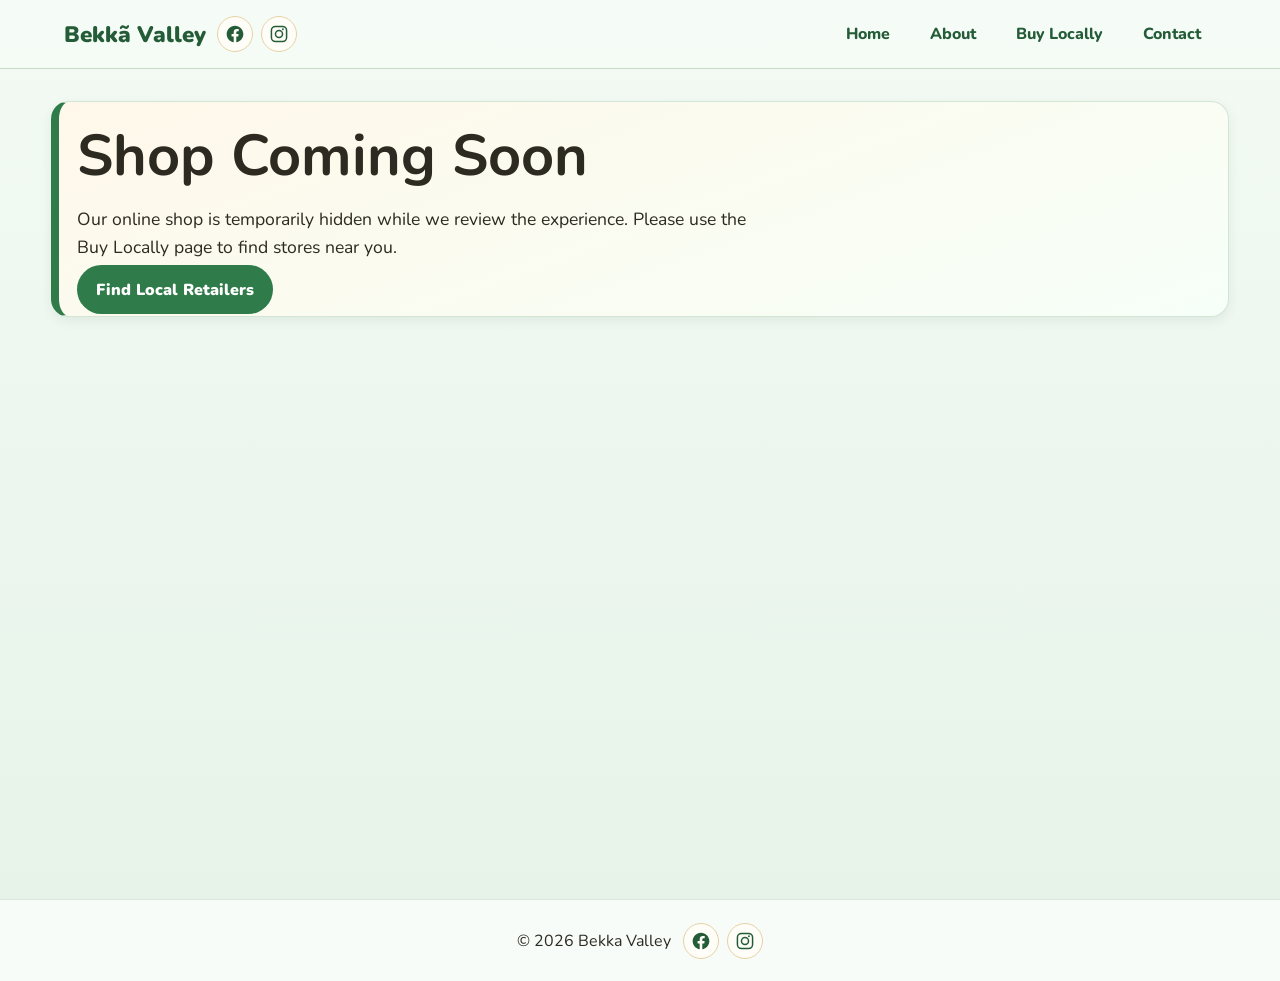
<file: Website V13/bekkavalley-codex-review-website-at-bekka-valley/shop.html>
<!doctype html>
<html lang="en">
  <head>
    <meta charset="UTF-8" />
    <meta name="viewport" content="width=device-width, initial-scale=1.0" />
    <title>Bekka Valley | Shop</title>
    <link rel="preconnect" href="https://fonts.googleapis.com" />
    <link rel="preconnect" href="https://fonts.gstatic.com" crossorigin />
    <link href="https://fonts.googleapis.com/css2?family=Nunito:wght@400;700;800;900&display=swap" rel="stylesheet" />
    <link rel="stylesheet" href="styles.css" />
  </head>
  <body>
    <header class="site-header">
      <a class="logo" href="index.html">Bekkã Valley</a>
      <button class="menu-toggle" aria-label="Toggle navigation">☰</button>
      <nav>
        <a href="index.html">Home</a>
        <a href="about.html">About</a>
        <a href="products.html">Buy Locally</a>
        <a href="contact.html">Contact</a>
      </nav>
      <div class="social-links header-social" aria-label="Social media links">
        <a class="social-link" href="https://www.facebook.com/bekkavalley" target="_blank" rel="noopener noreferrer" aria-label="Follow Bekka Valley on Facebook">
          <svg viewBox="0 0 24 24" aria-hidden="true"><path d="M22 12.073C22 6.503 17.523 2 12 2S2 6.503 2 12.073c0 5.032 3.657 9.203 8.438 9.94v-7.03H7.898v-2.91h2.54V9.845c0-2.517 1.492-3.91 3.777-3.91 1.094 0 2.238.196 2.238.196v2.47h-1.26c-1.243 0-1.63.775-1.63 1.57v1.903h2.773l-.443 2.91h-2.33V22c4.78-.737 8.437-4.908 8.437-9.927z"/></svg>
        </a>
        <a class="social-link" href="https://www.instagram.com/bekkavalley/" target="_blank" rel="noopener noreferrer" aria-label="Follow Bekka Valley on Instagram">
          <svg viewBox="0 0 24 24" aria-hidden="true"><path d="M7.75 2h8.5A5.75 5.75 0 0 1 22 7.75v8.5A5.75 5.75 0 0 1 16.25 22h-8.5A5.75 5.75 0 0 1 2 16.25v-8.5A5.75 5.75 0 0 1 7.75 2zm0 1.8A3.95 3.95 0 0 0 3.8 7.75v8.5a3.95 3.95 0 0 0 3.95 3.95h8.5a3.95 3.95 0 0 0 3.95-3.95v-8.5a3.95 3.95 0 0 0-3.95-3.95h-8.5zm8.95 1.35a1.1 1.1 0 1 1 0 2.2 1.1 1.1 0 0 1 0-2.2zM12 6.86A5.14 5.14 0 1 1 6.86 12 5.15 5.15 0 0 1 12 6.86zm0 1.8A3.34 3.34 0 1 0 15.34 12 3.34 3.34 0 0 0 12 8.66z"/></svg>
        </a>
      </div>
    </header>

    <main>
      <section class="block">
        <article class="card about-story-card">
          <h1>Shop Coming Soon</h1>
          <p class="lead">Our online shop is temporarily hidden while we review the experience. Please use the Buy Locally page to find stores near you.</p>
          <a class="btn btn-primary" href="products.html">Find Local Retailers</a>
        </article>
      </section>
    </main>

    <footer class="site-footer">
      <p>© <span id="year"></span> Bekka Valley</p>
      <div class="social-links footer-social" aria-label="Social media links">
        <a class="social-link" href="https://www.facebook.com/bekkavalley" target="_blank" rel="noopener noreferrer" aria-label="Follow Bekka Valley on Facebook">
          <svg viewBox="0 0 24 24" aria-hidden="true"><path d="M22 12.073C22 6.503 17.523 2 12 2S2 6.503 2 12.073c0 5.032 3.657 9.203 8.438 9.94v-7.03H7.898v-2.91h2.54V9.845c0-2.517 1.492-3.91 3.777-3.91 1.094 0 2.238.196 2.238.196v2.47h-1.26c-1.243 0-1.63.775-1.63 1.57v1.903h2.773l-.443 2.91h-2.33V22c4.78-.737 8.437-4.908 8.437-9.927z"/></svg>
        </a>
        <a class="social-link" href="https://www.instagram.com/bekkavalley/" target="_blank" rel="noopener noreferrer" aria-label="Follow Bekka Valley on Instagram">
          <svg viewBox="0 0 24 24" aria-hidden="true"><path d="M7.75 2h8.5A5.75 5.75 0 0 1 22 7.75v8.5A5.75 5.75 0 0 1 16.25 22h-8.5A5.75 5.75 0 0 1 2 16.25v-8.5A5.75 5.75 0 0 1 7.75 2zm0 1.8A3.95 3.95 0 0 0 3.8 7.75v8.5a3.95 3.95 0 0 0 3.95 3.95h8.5a3.95 3.95 0 0 0 3.95-3.95v-8.5a3.95 3.95 0 0 0-3.95-3.95h-8.5zm8.95 1.35a1.1 1.1 0 1 1 0 2.2 1.1 1.1 0 0 1 0-2.2zM12 6.86A5.14 5.14 0 1 1 6.86 12 5.15 5.15 0 0 1 12 6.86zm0 1.8A3.34 3.34 0 1 0 15.34 12 3.34 3.34 0 0 0 12 8.66z"/></svg>
        </a>
      </div>
    </footer>
    <script src="app.js"></script>
  </body>
</html>
</file>
<file: Website V13/bekkavalley-codex-review-website-at-bekka-valley/styles.css>
:root {
  --ink: #2c2a21;
  --mustard: #c9bf4f;
  --mustard-dark: #a6a235;
  --green: #2f7b49;
  --green-dark: #245c37;
  --soft-mustard: #f3e3bf;
  --soft-green: #dff2e6;
  --white: #ffffff;
  --line: #d8e7d9;
  --shadow-sm: 0 4px 12px rgba(34, 78, 53, 0.08);
  --shadow-md: 0 10px 24px rgba(34, 78, 53, 0.14);
}

* { box-sizing: border-box; }
html, body {
  margin: 0;
  padding: 0;
  font-family: "Nunito", system-ui, sans-serif;
  color: var(--ink);
  background: linear-gradient(180deg, #f3faf4 0%, #edf7ef 42%, #e6f2e8 100%);
}

a { text-decoration: none; color: inherit; }

.site-header {
  position: sticky;
  top: 0;
  z-index: 20;
  display: flex;
  align-items: center;
  gap: 0.7rem;
  justify-content: space-between;
  padding: 0.9rem min(5vw, 4rem);
  background: rgba(246, 252, 247, 0.92);
  border-bottom: 1px solid #c5dcc8;
}
.logo {
  font-weight: 900;
  color: var(--green-dark);
  font-size: 1.4rem;
}
.menu-toggle {
  order: 4;
  display: none;
  border: 0;
  width: 42px;
  height: 42px;
  border-radius: 10px;
  background: var(--soft-mustard);
  color: var(--green-dark);
  font-size: 1.3rem;
}
nav {
  order: 3;
  display: flex;
  gap: 0.6rem;
  margin-left: auto;
}
nav a {
  font-weight: 800;
  padding: 0.55rem 0.95rem;
  border-radius: 999px;
  color: var(--green-dark);
}
nav a:hover,
nav a.active {
  background: linear-gradient(180deg, #b88f49 0%, #c99b4f 100%);
  color: var(--white);
}

.social-links {
  display: flex;
  align-items: center;
  gap: 0.5rem;
}

.header-social {
  order: 2;
}

.social-link {
  width: 36px;
  height: 36px;
  border-radius: 999px;
  display: inline-flex;
  align-items: center;
  justify-content: center;
  background: #fffdf7;
  border: 1px solid #e5d1a4;
  color: var(--green-dark);
  transition: transform 0.15s ease, background 0.15s ease, color 0.15s ease;
}

.social-link:hover {
  transform: translateY(-1px);
  background: var(--green);
  color: var(--white);
}

.social-link svg {
  width: 20px;
  height: 20px;
  fill: currentColor;
}

.contact-social {
  margin-top: 0.4rem;
  flex-wrap: wrap;
}

.contact-social .social-link {
  width: auto;
  min-height: 40px;
  border-radius: 999px;
  padding: 0.4rem 0.8rem;
  gap: 0.45rem;
  font-weight: 700;
}

main { min-height: calc(100vh - 150px); }



.home-hero-replica {
  width: min(1240px, 94vw);
  margin: 2.2rem auto 0;
  border-radius: 28px;
  overflow: hidden;
  position: relative;
  background: #f3f8f4;
  padding: 0.7rem;
  box-shadow: 0 12px 30px rgba(29, 76, 48, 0.2);
}

.home-hero-photo {
  width: 100%;
  min-height: 500px;
  display: block;
  object-fit: cover;
}


.hero {
  width: min(1240px, 94vw);
  margin: 2.2rem auto;
  padding: clamp(1.5rem, 4vw, 2.8rem);
  border-radius: 30px;
  background: linear-gradient(140deg, #f4e6c4 0%, #fff9ec 46%, #d8efdf 100%);
  box-shadow: var(--shadow-md);
  display: grid;
  grid-template-columns: 1.2fr 0.9fr;
  gap: 1.2rem;
}

.eyebrow {
  margin: 0;
  text-transform: uppercase;
  letter-spacing: 1px;
  font-weight: 900;
  color: var(--green);
}
h1 {
  margin: 0.4rem 0 0.9rem;
  font-size: clamp(2rem, 5vw, 3.6rem);
  line-height: 1.08;
}
.lead {
  font-size: 1.1rem;
  line-height: 1.6;
  max-width: 64ch;
}
.actions {
  margin-top: 1.1rem;
  display: flex;
  gap: 0.8rem;
  flex-wrap: wrap;
}

.btn {
  border: 0;
  border-radius: 999px;
  padding: 0.85rem 1.2rem;
  font-weight: 900;
  cursor: pointer;
}
.btn-primary {
  background: var(--green);
  color: var(--white);
}
.btn-secondary {
  background: #fffdf7;
  border: 2px solid #d7c7a0;
  color: var(--green-dark);
}

.hero-card {
  background: #ffffff;
  border: 3px solid var(--mustard);
  border-radius: 22px;
  padding: 1rem;
}

section.block {
  width: min(1180px, 92vw);
  margin: 2rem auto;
}

.block-title {
  margin-bottom: 0.9rem;
  font-size: clamp(1.45rem, 2.8vw, 2.1rem);
  color: var(--green-dark);
}

.home-categories-section {
  margin-top: 2.4rem;
}

.grid { display: grid; gap: 1rem; }
.grid.three { grid-template-columns: repeat(3, minmax(0, 1fr)); }
.grid.two { grid-template-columns: repeat(2, minmax(0, 1fr)); }

.card {
  background: #ffffff;
  border-radius: 18px;
  padding: 1rem 1.1rem;
  border: 1px solid #d3e5d4;
  box-shadow: var(--shadow-sm);
}
.card.emphasis {
  border-top: 8px solid var(--mustard);
}


.product-detail-grid {
  align-items: stretch;
}
.product-detail-card h2 {
  margin-top: 0;
  color: var(--green-dark);
}
.product-detail-card {
  display: flex;
  flex-direction: column;
  gap: 0.8rem;
}
.product-detail-card p {
  line-height: 1.6;
}

.flavor-dropdown {
  margin-top: auto;
  border: 1px solid #d3e5d4;
  border-radius: 12px;
  background: #f7fcf8;
}

.flavor-dropdown > summary {
  cursor: pointer;
  padding: 0.75rem 0.9rem;
  font-weight: 800;
  color: var(--green-dark);
}

.flavor-dropdown[open] > summary {
  border-bottom: 1px solid #d3e5d4;
}

.flavor-list {
  display: grid;
  gap: 0.6rem;
  padding: 0.7rem;
}

.flavor-item {
  border: 1px solid #d3e5d4;
  border-radius: 10px;
  background: #fff;
}

.flavor-item > summary {
  list-style: none;
  cursor: pointer;
  display: grid;
  grid-template-columns: 64px 1fr;
  gap: 0.75rem;
  align-items: center;
  padding: 0.55rem;
  font-weight: 700;
  color: var(--green-dark);
}

.flavor-item > summary::-webkit-details-marker {
  display: none;
}

.flavor-item img {
  width: 64px;
  height: 64px;
  border-radius: 8px;
  object-fit: cover;
  border: 1px solid #d3e5d4;
}

.flavor-item p {
  margin: 0;
  padding: 0 0.75rem 0.65rem;
  font-size: 0.95rem;
  line-height: 1.45;
}

.band {
  width: min(1240px, 94vw);
  margin: 2rem auto;
  border-radius: 22px;
  padding: 1.6rem;
  color: var(--white);
  text-align: center;
  background: linear-gradient(95deg, #2f7b49 0%, #4a8f61 60%, #c99b4f 100%);
}

.shop-layout {
  display: grid;
  grid-template-columns: 1.25fr 0.75fr;
  gap: 1rem;
}


.shop-categories-wrap {
  display: grid;
  gap: 1.4rem;
}

.shop-category-section {
  display: grid;
  gap: 0.8rem;
}

.shop-category-title {
  margin: 0;
  color: var(--green-dark);
  font-size: clamp(1.4rem, 2.4vw, 2rem);
}

.shop-category-grid {
  gap: 1rem;
}

.shop-product-image {
  width: 100%;
  height: 170px;
  object-fit: cover;
  border-radius: 12px;
  border: 1px solid #d7e5d7;
  margin-bottom: 0.7rem;
}
.cart-panel {
  position: sticky;
  top: 88px;
  align-self: start;
}
.total { font-size: 1.1rem; }
.helper { color: #6c6656; font-size: 0.92rem; }


.buy-local-layout {
  display: grid;
  grid-template-columns: repeat(3, minmax(0, 1fr));
  gap: 1rem;
}

.retailer-container {
  border-top: 7px solid var(--mustard);
  background: #ffffff;
}

.retailer-container h3 {
  margin-top: 0;
  margin-bottom: 0.8rem;
  color: var(--green-dark);
  font-size: 1.4rem;
  font-family: Georgia, "Times New Roman", serif;
}

.location-links {
  display: flex;
  flex-wrap: wrap;
  gap: 0.5rem;
}

.location-links a {
  display: inline-block;
  padding: 0.45rem 0.65rem;
  border-radius: 999px;
  font-size: 0.9rem;
  font-weight: 800;
  background: #f8efdc;
  color: var(--green-dark);
  border: 1px solid #e5d1a4;
}

.location-links a:hover {
  background: var(--green);
  color: #fff;
  border-color: var(--green);
}
.location-links img {
  width: 100%;
  height: 100%;
  object-fit: cover; /* This is the key property */
}

.map-wrap {
  border-radius: 14px;
  overflow: hidden;
  border: 2px solid #d3e5d4;
  box-shadow: var(--shadow-md);
}

.map-wrap iframe {
  width: 100%;
  height: 420px;
  border: 0;
  display: block;
}


.buy-header h1 {
  font-size: clamp(1.5rem, 3vw, 2.2rem);
  line-height: 1.3;
}
.buy-local-grid {
  background: linear-gradient(180deg, #b88f49 0%, #c99b4f 100%);
  border-radius: 8px;
  padding: 1rem;
  display: grid;
  grid-template-columns: repeat(5, minmax(0, 1fr));
  gap: 0.8rem;
}
.retailer-card {
  min-height: 185px;
  border-radius: 10px;
  padding: 0.9rem 0.8rem;
  color: #fff;
  text-align: center;
  border: 1px solid rgba(255, 255, 255, 0.25);
  background:
    radial-gradient(circle at 20% 14%, #f8d12f 0 17px, transparent 18px),
    linear-gradient(rgba(0, 0, 0, 0.33), rgba(0, 0, 0, 0.4)),
    linear-gradient(150deg, #48654e, #3e4248 60%, #4f4738);
  display: grid;
  align-content: center;
}
.retailer-card h3 {
  margin: 0 0 0.5rem;
  font-size: 1.9rem;
  font-family: Georgia, "Times New Roman", serif;
  line-height: 1.05;
}
.retailer-card p {
  margin: 0;
  font-size: 1.08rem;
  line-height: 1.25;
}


.about-page {
  background:
    linear-gradient(180deg, #eaf5ec 0%, #d9ecd9 42%, #d0e7d2 74%, #c4e0c9 100%);
}

.about-hero {
  background: linear-gradient(140deg, #f3e2bb 0%, #fffaf0 48%, #d7eddd 100%);
  border-radius: 22px;
  padding: 1.4rem;
  border: 1px solid #eadfca;
  text-align: center;
}

.about-hero h1 {
  margin: 0;
  color: var(--green-dark);
}

.about-story-card {
  border-left: 8px solid var(--green);
  background: linear-gradient(160deg, #fff8ea 0%, #f6fff8 100%);
}

.gallery-grid {
  display: grid;
  grid-template-columns: repeat(3, minmax(0, 1fr));
  gap: 0.9rem;
}

.gallery-item {
  margin: 0;
  border-radius: 14px;
  overflow: hidden;
  border: 2px solid #e3d6b7;
  box-shadow: var(--shadow-sm);
  background: #f4f9f1;
}

.gallery-item img {
  width: 100%;
  height: 240px;
  object-fit: cover;
  display: block;
}

.homepage-hero-section {
  margin-top: 1.4rem;
}

.homepage-hero-grid {
  grid-template-columns: 1fr;
}

.homepage-hero-item {
  border-radius: 24px;
  border: 2px solid #e3d6b7;
  background: #f4f9f1;
}

.homepage-hero-image {
  width: 100%;
  height: clamp(280px, 50vw, 620px);
  display: block;
  object-fit: cover;
  object-position: center;
}


.about-highlight-card {
  border-top: 8px solid var(--mustard);
}

.site-footer {
  margin-top: 3rem;
  display: flex;
  align-items: center;
  justify-content: center;
  gap: 0.8rem;
  padding: 1.4rem;
  border-top: 1px solid var(--line);
  background: rgba(248, 253, 249, 0.95);
}

.site-footer p {
  margin: 0;
}

@media (max-width: 1200px) {
  .buy-local-grid { grid-template-columns: repeat(4, minmax(0, 1fr)); }
}

@media (max-width: 980px) {
  .hero,
  .grid.three,
  .grid.two,
  .shop-layout,
  .buy-local-grid,
  .buy-local-layout,
  .gallery-grid {
    grid-template-columns: 1fr;
  }

  .home-hero-photo {
    min-height: 360px;
  }

  .home-categories-section {
    margin-top: 1.6rem;
  }

  .gallery-item img {
    height: 220px;
  }

  .homepage-hero-image {
    height: clamp(220px, 56vw, 420px);
  }

  nav {
    display: none;
    position: absolute;
    left: 0;
    right: 0;
    top: 62px;
    flex-direction: column;
    background: rgba(250, 255, 251, 0.96);
    border-bottom: 1px solid #c5dcc8;
    padding: 0.8rem 5vw;
  }
  nav.open { display: flex; }
  .menu-toggle { display: inline-block; }
  .site-header {
    padding: 0.9rem min(5vw, 4rem);
  }
  .site-footer {
    flex-direction: column;
  }
  .cart-panel { position: static; }
}
</file>
